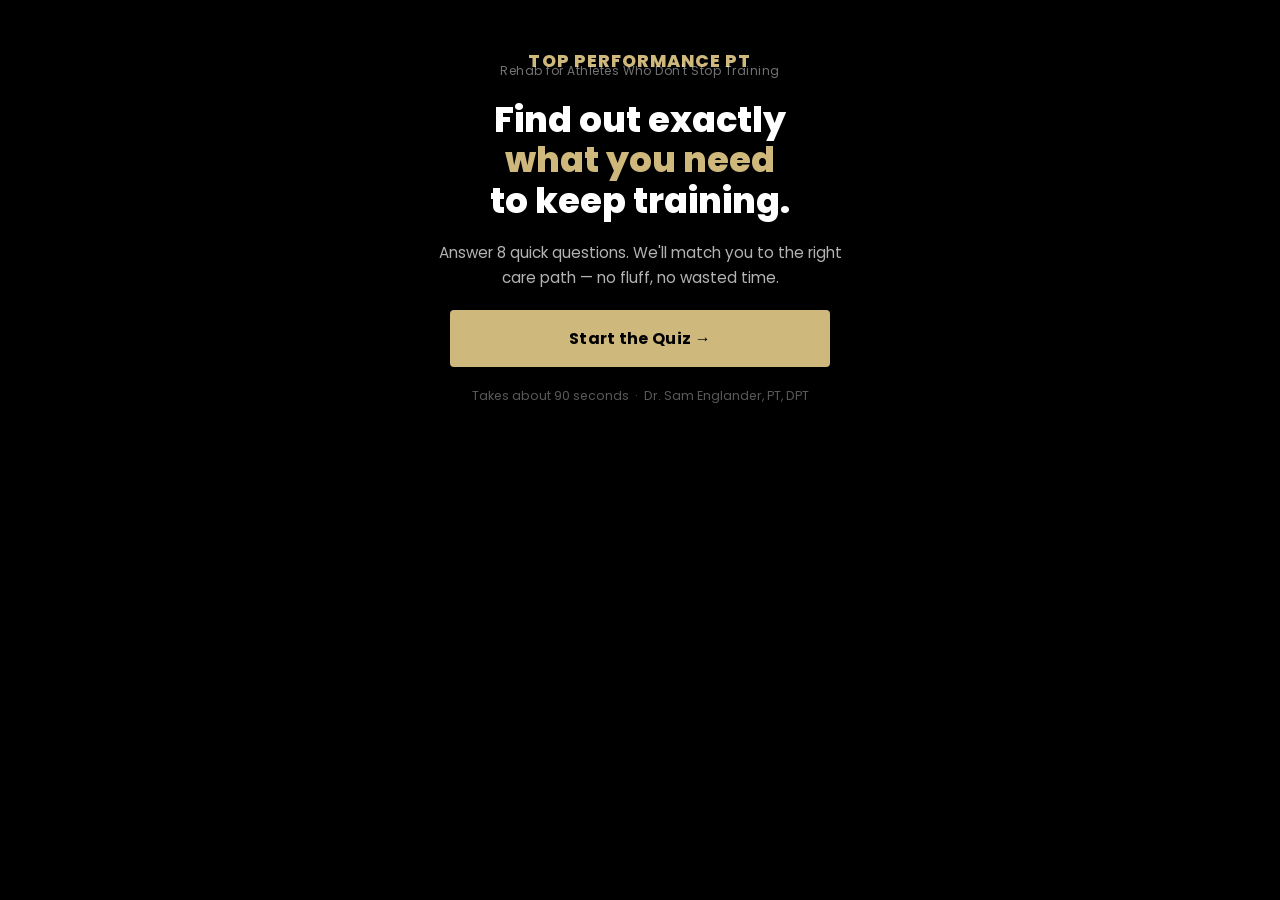
<file: index.html>
<!DOCTYPE html>
<html lang="en">
<head>
  <meta charset="UTF-8" />
  <meta name="viewport" content="width=device-width, initial-scale=1.0" />
  <title>Athlete Intake Quiz — Top Performance PT</title>
  <link rel="preconnect" href="https://fonts.googleapis.com" />
  <link rel="preconnect" href="https://fonts.gstatic.com" crossorigin />
  <link href="https://fonts.googleapis.com/css2?family=Poppins:wght@400;500;600;700;800&display=swap" rel="stylesheet" />
  <link rel="stylesheet" href="style.css" />
</head>
<body>
  <div id="app">
    <header id="quiz-header" class="hidden">
      <div class="header-inner">
        <div class="brand">Top Performance PT</div>
        <div class="tagline">Rehab for Athletes Who Don't Stop Training</div>
      </div>
      <div class="progress-bar-wrap">
        <div class="progress-bar" id="progress-bar"></div>
      </div>
      <div class="step-label" id="step-label"></div>
    </header>
    <main id="main-content"></main>
  </div>
  <script src="quiz.js"></script>
</body>
</html>
</file>
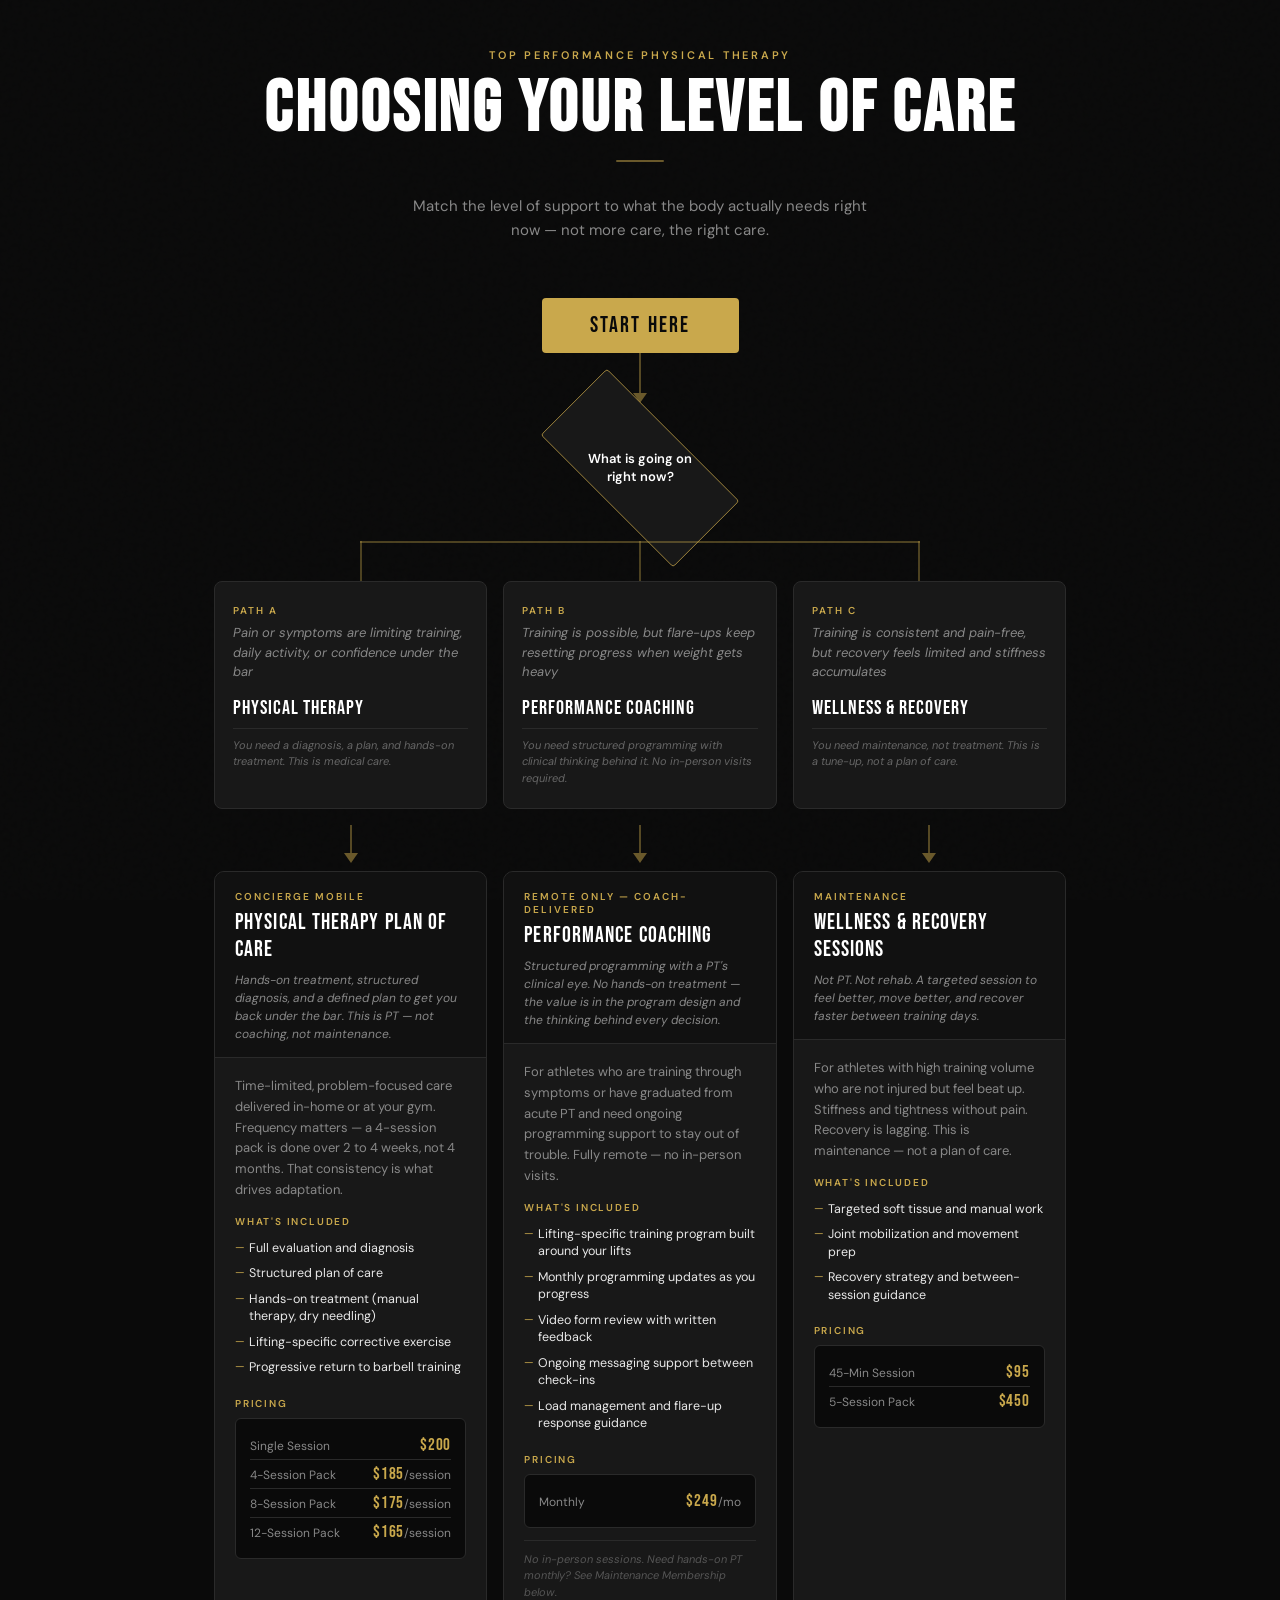
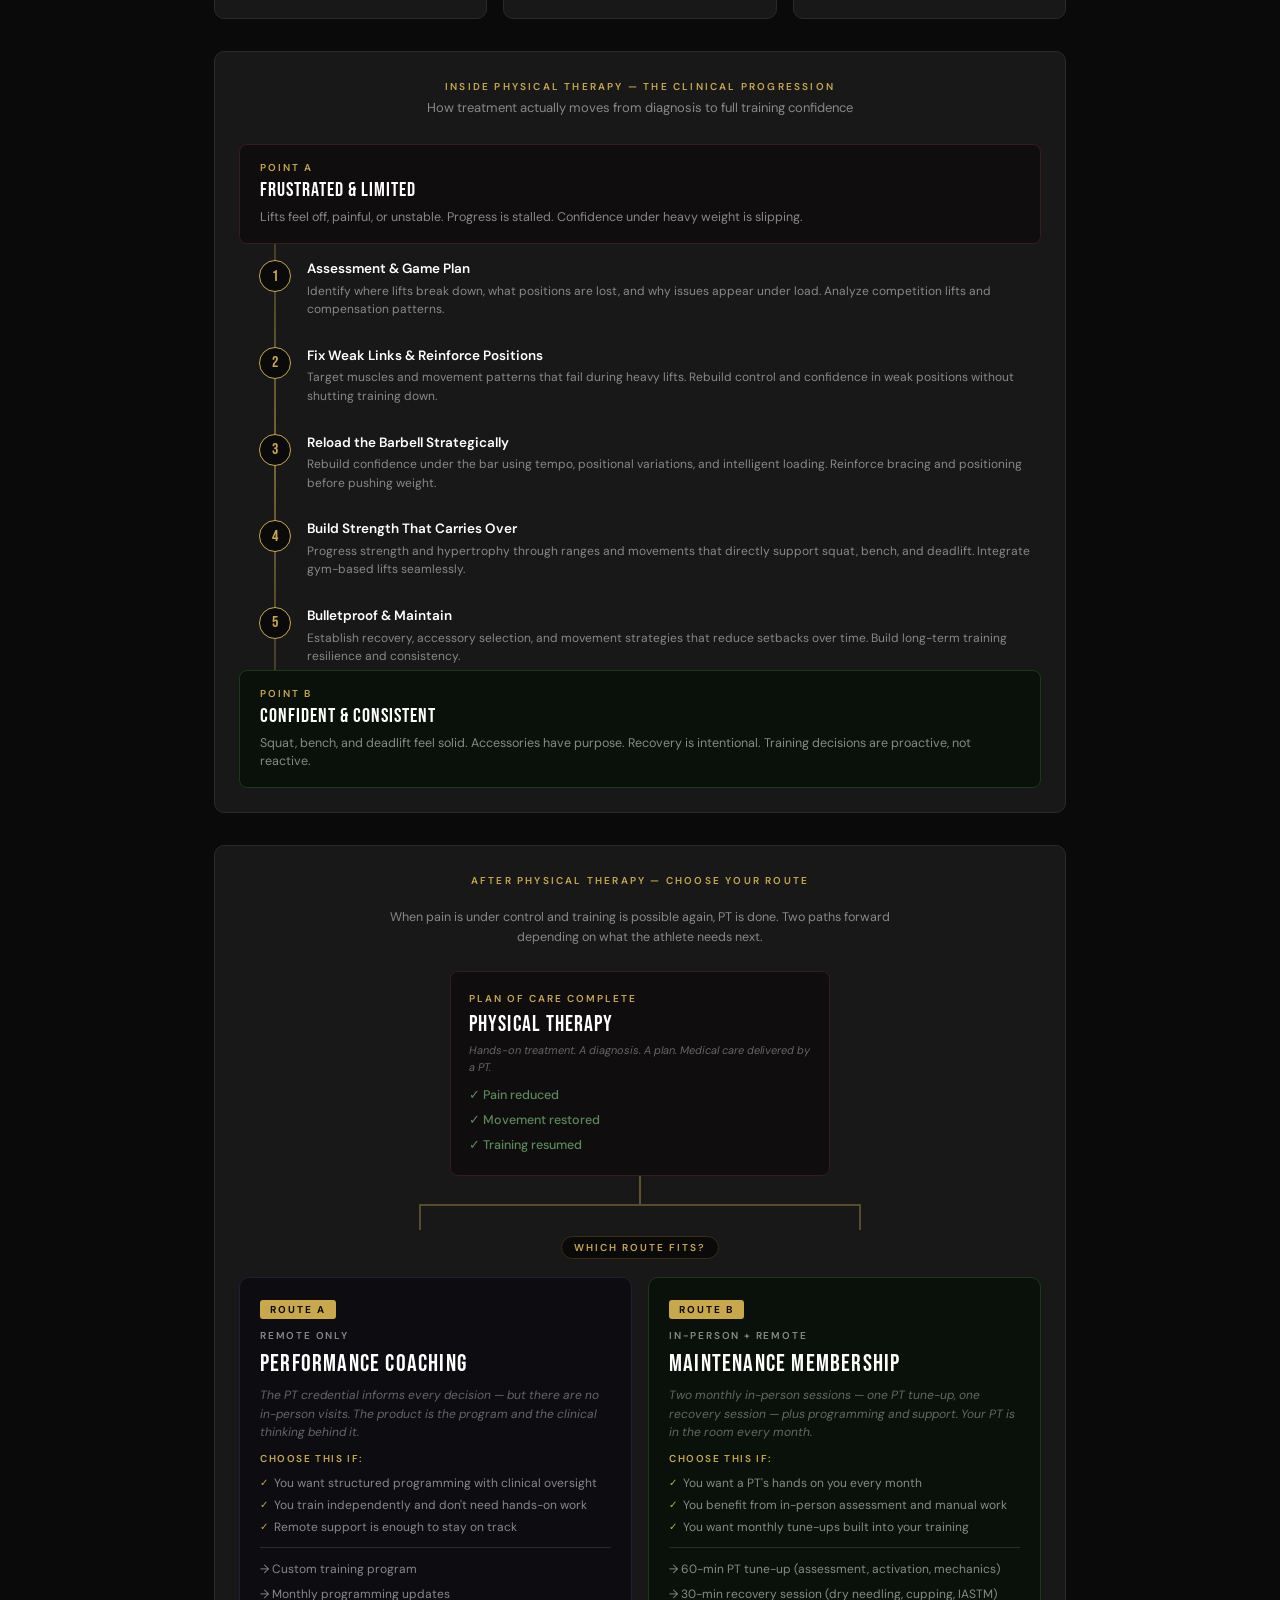
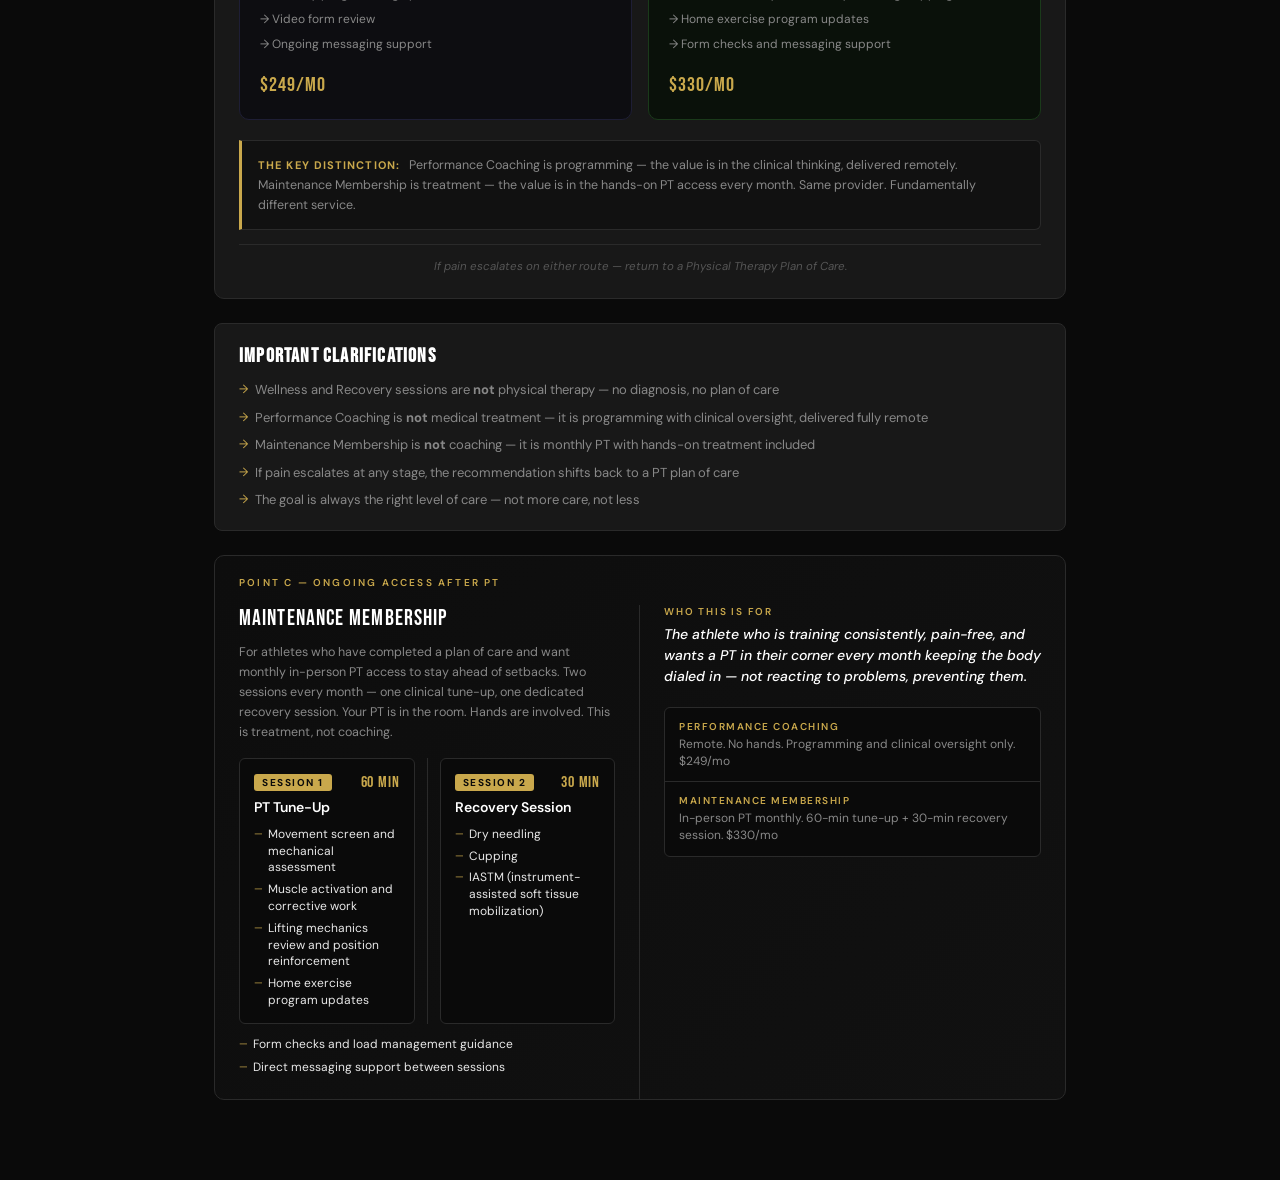
<file: choose-your-care.html>
<!DOCTYPE html>
<html lang="en">
<head>
<meta charset="UTF-8">
<meta name="viewport" content="width=device-width, initial-scale=1.0">
<title>Top Performance PT — Service Flowchart</title>
<link href="https://fonts.googleapis.com/css2?family=Bebas+Neue&family=DM+Sans:wght@300;400;500;600&display=swap" rel="stylesheet">
<style>
  :root {
    --gold: #C9A84C;
    --gold-dim: #a8873a;
    --black: #0a0a0a;
    --dark: #111111;
    --card: #181818;
    --border: #2a2a2a;
    --text: #e8e8e8;
    --muted: #888;
    --white: #ffffff;
  }

  * { box-sizing: border-box; margin: 0; padding: 0; }

  body {
    background: var(--black);
    color: var(--text);
    font-family: 'DM Sans', sans-serif;
    min-height: 100vh;
    overflow-x: hidden;
  }

  /* Subtle grain overlay */
  body::before {
    content: '';
    position: fixed;
    inset: 0;
    background-image: url("data:image/svg+xml,%3Csvg viewBox='0 0 200 200' xmlns='http://www.w3.org/2000/svg'%3E%3Cfilter id='n'%3E%3CfeTurbulence type='fractalNoise' baseFrequency='0.9' numOctaves='4' stitchTiles='stitch'/%3E%3C/filter%3E%3Crect width='100%25' height='100%25' filter='url(%23n)' opacity='0.04'/%3E%3C/svg%3E");
    pointer-events: none;
    z-index: 0;
    opacity: 0.4;
  }

  .page {
    position: relative;
    z-index: 1;
    max-width: 900px;
    margin: 0 auto;
    padding: 48px 24px 80px;
  }

  /* Header */
  .header {
    text-align: center;
    margin-bottom: 56px;
    animation: fadeDown 0.6s ease both;
  }

  .header-label {
    font-family: 'DM Sans', sans-serif;
    font-size: 11px;
    font-weight: 600;
    letter-spacing: 0.25em;
    text-transform: uppercase;
    color: var(--gold);
    margin-bottom: 12px;
  }

  .header h1 {
    font-family: 'Bebas Neue', sans-serif;
    font-size: clamp(42px, 8vw, 72px);
    letter-spacing: 0.04em;
    color: var(--white);
    line-height: 1;
    margin-bottom: 14px;
  }

  .header p {
    font-size: 15px;
    color: var(--muted);
    max-width: 480px;
    margin: 0 auto;
    line-height: 1.6;
  }

  /* START node */
  .start-node {
    display: flex;
    justify-content: center;
    margin-bottom: 0;
    animation: fadeUp 0.5s ease 0.1s both;
  }

  .start-box {
    background: var(--gold);
    color: var(--black);
    font-family: 'Bebas Neue', sans-serif;
    font-size: 22px;
    letter-spacing: 0.1em;
    padding: 14px 48px;
    border-radius: 4px;
    text-align: center;
  }

  /* Connector */
  .connector {
    display: flex;
    flex-direction: column;
    align-items: center;
    gap: 0;
    position: relative;
  }

  .line {
    width: 2px;
    background: var(--gold);
    opacity: 0.4;
  }

  .line-short { height: 28px; }
  .line-med   { height: 40px; }

  .arrow {
    width: 0;
    height: 0;
    border-left: 7px solid transparent;
    border-right: 7px solid transparent;
    border-top: 10px solid var(--gold);
    opacity: 0.5;
  }

  /* Decision diamond */
  .decision-wrap {
    display: flex;
    justify-content: center;
    animation: fadeUp 0.5s ease 0.2s both;
  }

  .diamond {
    position: relative;
    width: 260px;
    height: 130px;
    display: flex;
    align-items: center;
    justify-content: center;
  }

  .diamond::before {
    content: '';
    position: absolute;
    inset: 0;
    background: var(--card);
    border: 1.5px solid var(--gold);
    transform: rotate(45deg) scale(0.72);
    border-radius: 4px;
  }

  .diamond-text {
    position: relative;
    z-index: 1;
    text-align: center;
    font-size: 13px;
    font-weight: 600;
    color: var(--white);
    line-height: 1.4;
    max-width: 160px;
  }

  /* Branch row */
  .branch-row {
    display: flex;
    align-items: flex-start;
    justify-content: center;
    gap: 0;
    position: relative;
    margin-top: 0;
  }

  /* Horizontal branch lines */
  .branch-lines {
    display: flex;
    justify-content: center;
    position: relative;
    height: 40px;
    width: 100%;
    max-width: 800px;
    margin: 0 auto;
  }

  .branch-lines::before {
    content: '';
    position: absolute;
    top: 0;
    left: 15%;
    right: 15%;
    height: 2px;
    background: var(--gold);
    opacity: 0.35;
  }

  .branch-line-left,
  .branch-line-center,
  .branch-line-right {
    position: absolute;
    top: 0;
    width: 2px;
    height: 40px;
    background: var(--gold);
    opacity: 0.35;
  }

  .branch-line-left   { left: 15%; }
  .branch-line-center { left: 50%; transform: translateX(-50%); }
  .branch-line-right  { right: 15%; }

  /* Three-column cards */
  .three-col {
    display: grid;
    grid-template-columns: 1fr 1fr 1fr;
    gap: 16px;
    max-width: 860px;
    margin: 0 auto;
    animation: fadeUp 0.5s ease 0.35s both;
  }

  .path-card {
    background: var(--card);
    border: 1.5px solid var(--border);
    border-radius: 8px;
    padding: 22px 18px;
    position: relative;
    transition: border-color 0.2s;
  }

  .path-card:hover { border-color: var(--gold); }

  .path-label {
    font-size: 10px;
    font-weight: 600;
    letter-spacing: 0.2em;
    text-transform: uppercase;
    color: var(--gold);
    margin-bottom: 6px;
  }

  .path-condition {
    font-size: 13px;
    color: var(--muted);
    line-height: 1.5;
    margin-bottom: 14px;
    font-style: italic;
  }

  .path-title {
    font-family: 'Bebas Neue', sans-serif;
    font-size: 20px;
    letter-spacing: 0.05em;
    color: var(--white);
    margin-bottom: 0;
  }

  /* Down arrows from path cards */
  .three-col-arrows {
    display: grid;
    grid-template-columns: 1fr 1fr 1fr;
    gap: 16px;
    max-width: 860px;
    margin: 0 auto;
  }

  .col-arrow {
    display: flex;
    flex-direction: column;
    align-items: center;
  }

  /* Service detail cards */
  .service-card {
    background: var(--card);
    border-radius: 10px;
    overflow: hidden;
    border: 1.5px solid var(--border);
    transition: border-color 0.25s;
    animation: fadeUp 0.5s ease 0.5s both;
  }

  .service-card:hover { border-color: var(--gold); }

  .service-header {
    background: var(--dark);
    border-bottom: 1px solid var(--border);
    padding: 18px 20px 14px;
  }

  .service-tag {
    font-size: 10px;
    font-weight: 600;
    letter-spacing: 0.2em;
    text-transform: uppercase;
    color: var(--gold);
    margin-bottom: 6px;
  }

  .service-name {
    font-family: 'Bebas Neue', sans-serif;
    font-size: 22px;
    letter-spacing: 0.05em;
    color: var(--white);
  }

  .service-body {
    padding: 18px 20px;
  }

  .service-desc {
    font-size: 13px;
    color: var(--muted);
    line-height: 1.6;
    margin-bottom: 14px;
  }

  .includes-label {
    font-size: 10px;
    font-weight: 600;
    letter-spacing: 0.18em;
    text-transform: uppercase;
    color: var(--gold);
    margin-bottom: 8px;
  }

  .includes-list {
    list-style: none;
    margin-bottom: 16px;
  }

  .includes-list li {
    font-size: 12.5px;
    color: var(--text);
    padding: 4px 0 4px 14px;
    position: relative;
    line-height: 1.4;
  }

  .includes-list li::before {
    content: '—';
    position: absolute;
    left: 0;
    color: var(--gold);
    font-size: 11px;
    top: 4px;
  }

  /* Pricing pill */
  .pricing-block {
    background: var(--black);
    border: 1px solid var(--border);
    border-radius: 6px;
    padding: 12px 14px;
  }

  .price-row {
    display: flex;
    justify-content: space-between;
    align-items: baseline;
    padding: 4px 0;
    border-bottom: 1px solid var(--border);
  }

  .price-row:last-child { border-bottom: none; }

  .price-label {
    font-size: 12px;
    color: var(--muted);
  }

  .price-val {
    font-family: 'Bebas Neue', sans-serif;
    font-size: 17px;
    letter-spacing: 0.05em;
    color: var(--gold);
  }

  .price-note {
    font-size: 10.5px;
    color: #555;
    margin-top: 2px;
  }

  /* Performance coaching: sub-split */
  .coaching-split {
    display: grid;
    grid-template-columns: 1fr 1fr;
    gap: 12px;
    margin-top: 12px;
  }

  .coaching-option {
    background: var(--black);
    border: 1px solid var(--border);
    border-radius: 6px;
    padding: 14px;
    transition: border-color 0.2s;
  }

  .coaching-option:hover { border-color: var(--gold); }

  .coaching-option-label {
    font-size: 10px;
    font-weight: 600;
    letter-spacing: 0.18em;
    text-transform: uppercase;
    color: var(--gold);
    margin-bottom: 6px;
  }

  .coaching-option-name {
    font-family: 'Bebas Neue', sans-serif;
    font-size: 18px;
    letter-spacing: 0.05em;
    color: var(--white);
    margin-bottom: 8px;
  }

  .coaching-option ul {
    list-style: none;
    margin-bottom: 10px;
  }

  .coaching-option ul li {
    font-size: 12px;
    color: var(--muted);
    padding: 3px 0 3px 12px;
    position: relative;
    line-height: 1.4;
  }

  .coaching-option ul li::before {
    content: '–';
    position: absolute;
    left: 0;
    color: var(--gold);
    font-size: 10px;
    top: 3px;
  }

  .coaching-price {
    font-family: 'Bebas Neue', sans-serif;
    font-size: 20px;
    color: var(--gold);
    letter-spacing: 0.05em;
  }

  /* Transition note */
  .transition-note {
    background: linear-gradient(135deg, #1a1500, #111);
    border: 1px solid #3a2e0f;
    border-radius: 8px;
    padding: 18px 22px;
    display: flex;
    gap: 14px;
    align-items: flex-start;
    animation: fadeUp 0.5s ease 0.6s both;
  }

  .transition-icon {
    font-size: 22px;
    flex-shrink: 0;
    margin-top: 2px;
  }

  .transition-title {
    font-family: 'Bebas Neue', sans-serif;
    font-size: 18px;
    letter-spacing: 0.06em;
    color: var(--gold);
    margin-bottom: 6px;
  }

  .transition-text {
    font-size: 13px;
    color: var(--muted);
    line-height: 1.6;
  }

  /* Transition Flow */
  .transition-flow {
    background: var(--card);
    border: 1.5px solid var(--border);
    border-radius: 10px;
    padding: 28px 24px 24px;
    animation: fadeUp 0.5s ease 0.6s both;
  }

  .tf-label {
    font-size: 10px;
    font-weight: 600;
    letter-spacing: 0.22em;
    text-transform: uppercase;
    color: var(--gold);
    margin-bottom: 20px;
    text-align: center;
  }

  .tf-row {
    display: grid;
    grid-template-columns: 1fr auto 1fr;
    gap: 0;
    align-items: center;
  }

  .tf-box {
    border-radius: 8px;
    padding: 20px 18px;
    border: 1.5px solid var(--border);
  }

  .tf-box-pt {
    background: #0f0f0f;
    border-color: #2a2a2a;
  }

  .tf-box-coaching {
    background: #110f00;
    border-color: #3a2e0f;
  }

  .tf-box-tag {
    font-size: 10px;
    font-weight: 600;
    letter-spacing: 0.2em;
    text-transform: uppercase;
    color: var(--gold);
    margin-bottom: 6px;
  }

  .tf-box-title {
    font-family: 'Bebas Neue', sans-serif;
    font-size: 22px;
    letter-spacing: 0.05em;
    color: var(--white);
    margin-bottom: 12px;
  }

  .tf-box-checks {
    display: flex;
    flex-direction: column;
    gap: 5px;
  }

  .tf-check {
    font-size: 12.5px;
    color: #5a8a5a;
    font-weight: 500;
  }

  .tf-arrow-col {
    display: flex;
    flex-direction: column;
    align-items: center;
    padding: 0 16px;
    gap: 8px;
    min-width: 140px;
  }

  .tf-trigger-label {
    font-size: 10px;
    font-weight: 600;
    letter-spacing: 0.16em;
    text-transform: uppercase;
    color: var(--muted);
    text-align: center;
  }

  .tf-triggers {
    display: flex;
    flex-direction: column;
    gap: 4px;
    width: 100%;
  }

  .tf-trigger {
    font-size: 11px;
    color: var(--text);
    background: #1c1c1c;
    border: 1px solid #333;
    border-radius: 4px;
    padding: 5px 8px;
    text-align: center;
    line-height: 1.3;
  }

  .tf-arrow-wrap {
    display: flex;
    align-items: center;
    gap: 0;
    width: 100%;
    justify-content: center;
  }

  .tf-arrow-line {
    flex: 1;
    height: 2px;
    background: var(--gold);
    opacity: 0.5;
  }

  .tf-arrow-head {
    font-size: 22px;
    color: var(--gold);
    opacity: 0.7;
    line-height: 1;
  }

  .tf-back-label {
    font-size: 10.5px;
    color: #555;
    text-align: center;
    font-style: italic;
  }

  .tf-coaching-split-mini {
    display: grid;
    grid-template-columns: 1fr 1fr;
    gap: 8px;
    margin-bottom: 10px;
  }

  .tf-option {
    background: #1a1500;
    border: 1px solid #3a2e0f;
    border-radius: 5px;
    padding: 8px 10px;
  }

  .tf-option-name {
    font-size: 11px;
    color: var(--muted);
    margin-bottom: 3px;
  }

  .tf-option-price {
    font-family: 'Bebas Neue', sans-serif;
    font-size: 17px;
    color: var(--gold);
    letter-spacing: 0.05em;
  }

  .tf-box-sub {
    font-size: 11.5px;
    color: #555;
    font-style: italic;
  }

  @media (max-width: 640px) {
    .tf-row {
      grid-template-columns: 1fr;
      gap: 16px;
    }
    .tf-arrow-col {
      padding: 0;
      flex-direction: row;
      flex-wrap: wrap;
      justify-content: center;
    }
    .tf-arrow-wrap { display: none; }
  }

  /* PT Progression */
  .progression-section {
    background: var(--card);
    border: 1.5px solid var(--border);
    border-radius: 10px;
    padding: 28px 24px 24px;
    animation: fadeUp 0.5s ease 0.55s both;
  }

  .prog-header {
    text-align: center;
    margin-bottom: 28px;
  }

  .prog-label {
    font-size: 10px;
    font-weight: 600;
    letter-spacing: 0.22em;
    text-transform: uppercase;
    color: var(--gold);
    margin-bottom: 6px;
  }

  .prog-subtitle {
    font-size: 13px;
    color: var(--muted);
  }

  .prog-track {
    display: flex;
    flex-direction: column;
    align-items: stretch;
    gap: 0;
  }

  .prog-endpoint {
    border-radius: 8px;
    padding: 16px 20px;
    border: 1.5px solid var(--border);
    position: relative;
  }

  .prog-point-a {
    background: #0f0d0d;
    border-color: #3a1a1a;
  }

  .prog-point-b {
    background: #0a110a;
    border-color: #1a3a1a;
  }

  .prog-ep-tag {
    font-size: 10px;
    font-weight: 600;
    letter-spacing: 0.2em;
    text-transform: uppercase;
    color: var(--gold);
    margin-bottom: 4px;
  }

  .prog-ep-title {
    font-family: 'Bebas Neue', sans-serif;
    font-size: 20px;
    letter-spacing: 0.05em;
    color: var(--white);
    margin-bottom: 6px;
  }

  .prog-ep-desc {
    font-size: 12.5px;
    color: var(--muted);
    line-height: 1.5;
  }

  .prog-steps {
    display: flex;
    flex-direction: column;
    align-items: stretch;
    padding: 0 0 0 20px;
    position: relative;
  }

  /* Vertical line running through steps */
  .prog-steps::before {
    content: '';
    position: absolute;
    left: 35px;
    top: 0;
    bottom: 0;
    width: 2px;
    background: linear-gradient(to bottom, #C9A84C44, #C9A84C88, #C9A84C44);
  }

  .prog-step {
    display: flex;
    align-items: flex-start;
    gap: 16px;
    padding: 16px 0 0 0;
    position: relative;
  }

  .prog-step-num {
    width: 32px;
    height: 32px;
    border-radius: 50%;
    background: var(--black);
    border: 1.5px solid var(--gold);
    display: flex;
    align-items: center;
    justify-content: center;
    font-family: 'Bebas Neue', sans-serif;
    font-size: 16px;
    color: var(--gold);
    flex-shrink: 0;
    position: relative;
    z-index: 1;
  }

  .prog-step-content {
    flex: 1;
    padding-bottom: 4px;
  }

  .prog-step-title {
    font-size: 13.5px;
    font-weight: 600;
    color: var(--white);
    margin-bottom: 4px;
    line-height: 1.3;
  }

  .prog-step-desc {
    font-size: 12px;
    color: var(--muted);
    line-height: 1.55;
  }

  .prog-connector-v {
    height: 8px;
    margin-left: 15px;
  }

  /* Point C */
  .point-c-section {
    background: linear-gradient(135deg, #0d0d0d, #111);
    border: 1.5px solid #2a2a2a;
    border-radius: 10px;
    overflow: hidden;
    animation: fadeUp 0.5s ease 0.75s both;
  }

  .pc-label {
    font-size: 10px;
    font-weight: 600;
    letter-spacing: 0.22em;
    text-transform: uppercase;
    color: var(--gold);
    padding: 20px 24px 0;
    margin-bottom: 16px;
  }

  .pc-row {
    display: grid;
    grid-template-columns: 1fr 1fr;
    gap: 0;
  }

  .pc-left {
    padding: 0 24px 24px;
    border-right: 1px solid var(--border);
  }

  .pc-right {
    padding: 0 24px 24px;
  }

  .pc-title {
    font-family: 'Bebas Neue', sans-serif;
    font-size: 22px;
    letter-spacing: 0.05em;
    color: var(--white);
    margin-bottom: 10px;
  }

  .pc-desc {
    font-size: 12.5px;
    color: var(--muted);
    line-height: 1.6;
    margin-bottom: 16px;
  }

  .pc-items {
    display: flex;
    flex-direction: column;
    gap: 6px;
  }

  .pc-item {
    font-size: 12px;
    color: var(--text);
    padding-left: 14px;
    position: relative;
    line-height: 1.4;
  }

  .pc-item::before {
    content: '—';
    position: absolute;
    left: 0;
    color: var(--gold);
    font-size: 10px;
    top: 1px;
  }

  .pc-outcome-label {
    font-size: 10px;
    font-weight: 600;
    letter-spacing: 0.18em;
    text-transform: uppercase;
    color: var(--gold);
    margin-bottom: 6px;
  }

  .pc-outcome {
    font-size: 14px;
    color: var(--white);
    font-weight: 500;
    line-height: 1.5;
    margin-bottom: 20px;
    font-style: italic;
  }

  .pc-price-label {
    font-size: 10px;
    font-weight: 600;
    letter-spacing: 0.18em;
    text-transform: uppercase;
    color: var(--muted);
    margin-bottom: 4px;
  }

  .pc-price {
    font-family: 'Bebas Neue', sans-serif;
    font-size: 36px;
    color: var(--gold);
    letter-spacing: 0.04em;
    line-height: 1;
    margin-bottom: 6px;
  }

  .pc-per {
    font-size: 18px;
    opacity: 0.7;
  }

  .pc-price-note {
    font-size: 11px;
    color: #555;
    line-height: 1.5;
  }

  @media (max-width: 640px) {
    .pc-row { grid-template-columns: 1fr; }
    .pc-left { border-right: none; border-bottom: 1px solid var(--border); }
    .prog-steps::before { left: 15px; }
  }

  .pc-session-block {
    display: grid;
    grid-template-columns: 1fr auto 1fr;
    gap: 0;
    margin-top: 14px;
    align-items: stretch;
  }

  .pc-session {
    background: var(--black);
    border: 1px solid var(--border);
    border-radius: 6px;
    padding: 14px;
  }

  .pc-session-header {
    display: flex;
    align-items: center;
    justify-content: space-between;
    margin-bottom: 6px;
  }

  .pc-session-badge {
    font-size: 10px;
    font-weight: 700;
    letter-spacing: 0.15em;
    text-transform: uppercase;
    color: var(--black);
    background: var(--gold);
    padding: 2px 8px;
    border-radius: 3px;
  }

  .pc-session-duration {
    font-family: 'Bebas Neue', sans-serif;
    font-size: 16px;
    color: var(--gold);
    letter-spacing: 0.05em;
  }

  .pc-session-name {
    font-size: 14px;
    font-weight: 600;
    color: var(--white);
    margin-bottom: 10px;
  }

  .pc-session-items {
    display: flex;
    flex-direction: column;
    gap: 5px;
  }

  .pc-session-divider {
    width: 1px;
    background: var(--border);
    margin: 0 12px;
    align-self: stretch;
  }

  @media (max-width: 640px) {
    .pc-session-block { grid-template-columns: 1fr; }
    .pc-session-divider { width: 100%; height: 1px; margin: 12px 0; }
  }

  /* Fork transition layout */
  .tf-sublabel {
    font-size: 12.5px;
    color: var(--muted);
    text-align: center;
    max-width: 560px;
    margin: 0 auto 24px;
    line-height: 1.6;
  }

  .tf-pt-top {
    display: flex;
    justify-content: center;
    margin-bottom: 0;
  }

  .tf-pt-top .tf-box {
    max-width: 380px;
    width: 100%;
  }

  .tf-fork {
    display: flex;
    flex-direction: column;
    align-items: center;
    position: relative;
    padding: 0 0 12px;
    margin-top: 0;
  }

  .tf-fork-line-down {
    width: 2px;
    height: 28px;
    background: var(--gold);
    opacity: 0.4;
  }

  .tf-fork-question {
    font-size: 10px;
    font-weight: 600;
    letter-spacing: 0.2em;
    text-transform: uppercase;
    color: var(--gold);
    background: var(--black);
    padding: 4px 12px;
    border: 1px solid #3a2e0f;
    border-radius: 20px;
    margin: 6px 0;
  }

  .tf-fork-horizontal {
    width: 55%;
    height: 2px;
    background: var(--gold);
    opacity: 0.35;
    margin-bottom: 0;
  }

  .tf-fork-arms {
    display: flex;
    justify-content: space-between;
    width: 55%;
  }

  .tf-fork-arm-left,
  .tf-fork-arm-right {
    width: 2px;
    height: 24px;
    background: var(--gold);
    opacity: 0.35;
  }

  .tf-fork-options {
    display: grid;
    grid-template-columns: 1fr 1fr;
    gap: 16px;
    margin-top: 0;
  }

  .tf-route-card {
    border-radius: 10px;
    padding: 22px 20px;
    border: 1.5px solid var(--border);
    display: flex;
    flex-direction: column;
    gap: 10px;
  }

  .tf-route-coaching {
    background: #0d0d11;
    border-color: #1e1e35;
  }

  .tf-route-maintenance {
    background: #0a110a;
    border-color: #1a3a1a;
  }

  .tf-route-badge {
    display: inline-block;
    font-size: 10px;
    font-weight: 700;
    letter-spacing: 0.2em;
    text-transform: uppercase;
    color: var(--black);
    background: var(--gold);
    padding: 3px 10px;
    border-radius: 3px;
    width: fit-content;
  }

  .tf-route-tag {
    font-size: 10px;
    font-weight: 600;
    letter-spacing: 0.18em;
    text-transform: uppercase;
    color: var(--muted);
  }

  .tf-route-title {
    font-family: 'Bebas Neue', sans-serif;
    font-size: 24px;
    letter-spacing: 0.05em;
    color: var(--white);
    line-height: 1;
  }

  .tf-route-sharp {
    font-size: 12px;
    color: #666;
    font-style: italic;
    line-height: 1.55;
  }

  .tf-route-fit-label {
    font-size: 10px;
    font-weight: 600;
    letter-spacing: 0.16em;
    text-transform: uppercase;
    color: var(--gold);
  }

  .tf-route-fits {
    display: flex;
    flex-direction: column;
    gap: 5px;
  }

  .tf-route-fit {
    font-size: 12px;
    color: var(--muted);
    padding-left: 14px;
    position: relative;
    line-height: 1.4;
  }

  .tf-route-fit::before {
    content: '✓';
    position: absolute;
    left: 0;
    color: var(--gold);
    font-size: 10px;
    top: 1px;
  }

  .tf-route-includes {
    display: flex;
    flex-direction: column;
    gap: 3px;
    border-top: 1px solid var(--border);
    padding-top: 10px;
    margin-top: 2px;
  }

  .tf-back-banner {
    margin-top: 14px;
    text-align: center;
    font-size: 11.5px;
    color: #555;
    font-style: italic;
    border-top: 1px solid var(--border);
    padding-top: 14px;
  }

  /* Keep old tf-box styles for the PT top card */
  .tf-box {
    border-radius: 8px;
    padding: 20px 18px;
    border: 1.5px solid var(--border);
  }

  .tf-box-pt {
    background: #0f0d0d;
    border-color: #3a1a1a;
  }

  .tf-box-tag {
    font-size: 10px;
    font-weight: 600;
    letter-spacing: 0.2em;
    text-transform: uppercase;
    color: var(--gold);
    margin-bottom: 6px;
  }

  .tf-box-title {
    font-family: 'Bebas Neue', sans-serif;
    font-size: 22px;
    letter-spacing: 0.05em;
    color: var(--white);
    margin-bottom: 4px;
  }

  .tf-box-sharp {
    font-size: 11px;
    color: #666;
    font-style: italic;
    line-height: 1.5;
    margin-bottom: 10px;
  }

  .tf-check {
    font-size: 12.5px;
    color: #5a8a5a;
    font-weight: 500;
    padding: 2px 0;
  }

  @media (max-width: 640px) {
    .tf-fork-options { grid-template-columns: 1fr; }
    .tf-fork-horizontal, .tf-fork-arms { width: 80%; }
  }

  /* Clarification footer */
  .path-sharp {
    font-size: 11px;
    color: #666;
    margin-top: 8px;
    line-height: 1.5;
    font-style: italic;
    border-top: 1px solid var(--border);
    padding-top: 8px;
  }

  .service-sharp {
    font-size: 12px;
    color: #888;
    margin-top: 8px;
    line-height: 1.5;
    font-style: italic;
  }

  .service-note {
    font-size: 11px;
    color: #555;
    margin-top: 12px;
    line-height: 1.5;
    border-top: 1px solid var(--border);
    padding-top: 10px;
    font-style: italic;
  }

  /* Transition flow — now 5 columns (box, arrow, box, arrow, box) */
  .tf-row {
    display: grid;
    grid-template-columns: 1fr auto 1fr auto 1fr;
    gap: 0;
    align-items: center;
  }

  .tf-box-sharp {
    font-size: 11px;
    color: #666;
    font-style: italic;
    line-height: 1.5;
    margin-bottom: 10px;
  }

  .tf-check-gold {
    font-size: 12px;
    color: var(--muted);
    padding: 3px 0;
  }

  .tf-check-price {
    font-family: 'Bebas Neue', sans-serif;
    font-size: 20px;
    color: var(--gold);
    letter-spacing: 0.05em;
    margin-top: 8px;
  }

  .tf-box-maintenance {
    background: #0a0f12;
    border: 1.5px solid #1a3040;
    border-radius: 8px;
    padding: 20px 18px;
  }

  .tf-distinction {
    margin-top: 20px;
    background: #111;
    border: 1px solid #2a2a2a;
    border-left: 3px solid var(--gold);
    border-radius: 0 6px 6px 0;
    padding: 14px 16px;
    font-size: 12.5px;
    color: var(--muted);
    line-height: 1.6;
  }

  .tf-dist-label {
    font-weight: 700;
    color: var(--gold);
    font-size: 11px;
    letter-spacing: 0.1em;
    text-transform: uppercase;
    margin-right: 6px;
  }

  /* Point C vs block */
  .pc-vs-block {
    background: var(--black);
    border: 1px solid var(--border);
    border-radius: 6px;
    overflow: hidden;
    margin-top: 16px;
  }

  .pc-vs-row {
    padding: 12px 14px;
    display: flex;
    flex-direction: column;
    gap: 3px;
  }

  .pc-vs-label {
    font-size: 10px;
    font-weight: 600;
    letter-spacing: 0.15em;
    text-transform: uppercase;
    color: var(--gold);
  }

  .pc-vs-val {
    font-size: 12px;
    color: var(--muted);
    line-height: 1.4;
  }

  .pc-vs-divider {
    height: 1px;
    background: var(--border);
  }

  @media (max-width: 720px) {
    .tf-row {
      grid-template-columns: 1fr;
      gap: 16px;
    }
    .tf-arrow-col {
      padding: 0;
      align-items: center;
    }
    .tf-arrow-wrap { display: none; }
  }

  /* Clarification footer */
  .clarifications {
    background: var(--card);
    border: 1.5px solid var(--border);
    border-radius: 8px;
    padding: 20px 24px;
    animation: fadeUp 0.5s ease 0.7s both;
  }

  .clarifications h3 {
    font-family: 'Bebas Neue', sans-serif;
    font-size: 20px;
    letter-spacing: 0.06em;
    color: var(--white);
    margin-bottom: 12px;
  }

  .clarif-list {
    list-style: none;
    display: flex;
    flex-direction: column;
    gap: 8px;
  }

  .clarif-list li {
    font-size: 13px;
    color: var(--muted);
    padding-left: 16px;
    position: relative;
    line-height: 1.5;
  }

  .clarif-list li::before {
    content: '→';
    position: absolute;
    left: 0;
    color: var(--gold);
    font-size: 12px;
  }

  /* Spacing utility */
  .gap { margin-bottom: 0; }
  .mt8  { margin-top: 8px; }
  .mt16 { margin-top: 16px; }
  .mt24 { margin-top: 24px; }
  .mt32 { margin-top: 32px; }
  .mt40 { margin-top: 40px; }

  /* Animations */
  @keyframes fadeDown {
    from { opacity: 0; transform: translateY(-20px); }
    to   { opacity: 1; transform: translateY(0); }
  }

  @keyframes fadeUp {
    from { opacity: 0; transform: translateY(24px); }
    to   { opacity: 1; transform: translateY(0); }
  }

  /* Gold divider */
  .gold-divider {
    width: 48px;
    height: 2px;
    background: var(--gold);
    margin: 0 auto 32px;
    opacity: 0.5;
    border-radius: 2px;
  }

  @media (max-width: 640px) {
    .three-col { grid-template-columns: 1fr; gap: 10px; }
    .three-col-arrows { grid-template-columns: 1fr; }
    .coaching-split { grid-template-columns: 1fr; }
    .branch-lines { display: none; }
  }
</style>
</head>
<body>
<div class="page">

  <!-- Header -->
  <div class="header">
    <div class="header-label">Top Performance Physical Therapy</div>
    <h1>Choosing Your Level of Care</h1>
    <div class="gold-divider"></div>
    <p>Match the level of support to what the body actually needs right now — not more care, the right care.</p>
  </div>

  <!-- START -->
  <div class="start-node">
    <div class="start-box">START HERE</div>
  </div>

  <!-- Line down to decision -->
  <div class="connector" style="margin-bottom: 0;">
    <div class="line line-med"></div>
    <div class="arrow"></div>
  </div>

  <!-- Decision diamond -->
  <div class="decision-wrap">
    <div class="diamond">
      <div class="diamond-text">What is going on<br>right now?</div>
    </div>
  </div>

  <!-- Branch lines -->
  <div class="branch-lines mt8">
    <div class="branch-line-left"></div>
    <div class="branch-line-center"></div>
    <div class="branch-line-right"></div>
  </div>

  <!-- Three path entry cards -->
  <div class="three-col">

    <div class="path-card">
      <div class="path-label">Path A</div>
      <div class="path-condition">Pain or symptoms are limiting training, daily activity, or confidence under the bar</div>
      <div class="path-title">Physical Therapy</div>
      <div class="path-sharp">You need a diagnosis, a plan, and hands-on treatment. This is medical care.</div>
    </div>

    <div class="path-card">
      <div class="path-label">Path B</div>
      <div class="path-condition">Training is possible, but flare-ups keep resetting progress when weight gets heavy</div>
      <div class="path-title">Performance Coaching</div>
      <div class="path-sharp">You need structured programming with clinical thinking behind it. No in-person visits required.</div>
    </div>

    <div class="path-card">
      <div class="path-label">Path C</div>
      <div class="path-condition">Training is consistent and pain-free, but recovery feels limited and stiffness accumulates</div>
      <div class="path-title">Wellness & Recovery</div>
      <div class="path-sharp">You need maintenance, not treatment. This is a tune-up, not a plan of care.</div>
    </div>

  </div>

  <!-- Arrows down -->
  <div class="three-col-arrows mt16">
    <div class="col-arrow"><div class="line line-short"></div><div class="arrow"></div></div>
    <div class="col-arrow"><div class="line line-short"></div><div class="arrow"></div></div>
    <div class="col-arrow"><div class="line line-short"></div><div class="arrow"></div></div>
  </div>

  <!-- Three service cards -->
  <div class="three-col mt8">

    <!-- PT -->
    <div class="service-card">
      <div class="service-header">
        <div class="service-tag">Concierge Mobile</div>
        <div class="service-name">Physical Therapy Plan of Care</div>
        <div class="service-sharp">Hands-on treatment, structured diagnosis, and a defined plan to get you back under the bar. This is PT — not coaching, not maintenance.</div>
      </div>
      <div class="service-body">
        <div class="service-desc">Time-limited, problem-focused care delivered in-home or at your gym. Frequency matters — a 4-session pack is done over 2 to 4 weeks, not 4 months. That consistency is what drives adaptation.</div>
        <div class="includes-label">What's Included</div>
        <ul class="includes-list">
          <li>Full evaluation and diagnosis</li>
          <li>Structured plan of care</li>
          <li>Hands-on treatment (manual therapy, dry needling)</li>
          <li>Lifting-specific corrective exercise</li>
          <li>Progressive return to barbell training</li>
        </ul>
        <div class="includes-label">Pricing</div>
        <div class="pricing-block">
          <div class="price-row">
            <span class="price-label">Single Session</span>
            <span class="price-val">$200</span>
          </div>
          <div class="price-row">
            <span class="price-label">4-Session Pack</span>
            <span class="price-val">$185<span style="font-size:12px;font-family:'DM Sans',sans-serif;color:var(--muted);letter-spacing:0">/session</span></span>
          </div>
          <div class="price-row">
            <span class="price-label">8-Session Pack</span>
            <span class="price-val">$175<span style="font-size:12px;font-family:'DM Sans',sans-serif;color:var(--muted);letter-spacing:0">/session</span></span>
          </div>
          <div class="price-row">
            <span class="price-label">12-Session Pack</span>
            <span class="price-val">$165<span style="font-size:12px;font-family:'DM Sans',sans-serif;color:var(--muted);letter-spacing:0">/session</span></span>
          </div>
        </div>
      </div>
    </div>

    <!-- Performance Coaching -->
    <div class="service-card">
      <div class="service-header">
        <div class="service-tag">Remote Only — Coach-Delivered</div>
        <div class="service-name">Performance Coaching</div>
        <div class="service-sharp">Structured programming with a PT's clinical eye. No hands-on treatment — the value is in the program design and the thinking behind every decision.</div>
      </div>
      <div class="service-body">
        <div class="service-desc">For athletes who are training through symptoms or have graduated from acute PT and need ongoing programming support to stay out of trouble. Fully remote — no in-person visits.</div>
        <div class="includes-label">What's Included</div>
        <ul class="includes-list">
          <li>Lifting-specific training program built around your lifts</li>
          <li>Monthly programming updates as you progress</li>
          <li>Video form review with written feedback</li>
          <li>Ongoing messaging support between check-ins</li>
          <li>Load management and flare-up response guidance</li>
        </ul>
        <div class="includes-label">Pricing</div>
        <div class="pricing-block">
          <div class="price-row">
            <span class="price-label">Monthly</span>
            <span class="price-val">$249<span style="font-size:12px;font-family:'DM Sans',sans-serif;color:var(--muted);letter-spacing:0">/mo</span></span>
          </div>
        </div>
        <div class="service-note">No in-person sessions. Need hands-on PT monthly? See Maintenance Membership below.</div>
      </div>
    </div>

    <!-- Wellness -->
    <div class="service-card">
      <div class="service-header">
        <div class="service-tag">Maintenance</div>
        <div class="service-name">Wellness & Recovery Sessions</div>
        <div class="service-sharp">Not PT. Not rehab. A targeted session to feel better, move better, and recover faster between training days.</div>
      </div>
      <div class="service-body">
        <div class="service-desc">For athletes with high training volume who are not injured but feel beat up. Stiffness and tightness without pain. Recovery is lagging. This is maintenance — not a plan of care.</div>
        <div class="includes-label">What's Included</div>
        <ul class="includes-list">
          <li>Targeted soft tissue and manual work</li>
          <li>Joint mobilization and movement prep</li>
          <li>Recovery strategy and between-session guidance</li>
        </ul>
        <div class="includes-label">Pricing</div>
        <div class="pricing-block">
          <div class="price-row">
            <span class="price-label">45-Min Session</span>
            <span class="price-val">$95</span>
          </div>
          <div class="price-row">
            <span class="price-label">5-Session Pack</span>
            <span class="price-val">$450</span>
          </div>
        </div>
      </div>
    </div>

  </div>

  <!-- PT Progression: Point A → Point B -->
  <div class="progression-section mt32">

    <div class="prog-header">
      <div class="prog-label">Inside Physical Therapy — The Clinical Progression</div>
      <div class="prog-subtitle">How treatment actually moves from diagnosis to full training confidence</div>
    </div>

    <div class="prog-track">

      <!-- Point A -->
      <div class="prog-endpoint prog-point-a">
        <div class="prog-ep-tag">Point A</div>
        <div class="prog-ep-title">Frustrated & Limited</div>
        <div class="prog-ep-desc">Lifts feel off, painful, or unstable. Progress is stalled. Confidence under heavy weight is slipping.</div>
      </div>

      <!-- Steps -->
      <div class="prog-steps">

        <div class="prog-step">
          <div class="prog-step-num">1</div>
          <div class="prog-step-content">
            <div class="prog-step-title">Assessment & Game Plan</div>
            <div class="prog-step-desc">Identify where lifts break down, what positions are lost, and why issues appear under load. Analyze competition lifts and compensation patterns.</div>
          </div>
        </div>

        <div class="prog-connector-v"></div>

        <div class="prog-step">
          <div class="prog-step-num">2</div>
          <div class="prog-step-content">
            <div class="prog-step-title">Fix Weak Links & Reinforce Positions</div>
            <div class="prog-step-desc">Target muscles and movement patterns that fail during heavy lifts. Rebuild control and confidence in weak positions without shutting training down.</div>
          </div>
        </div>

        <div class="prog-connector-v"></div>

        <div class="prog-step">
          <div class="prog-step-num">3</div>
          <div class="prog-step-content">
            <div class="prog-step-title">Reload the Barbell Strategically</div>
            <div class="prog-step-desc">Rebuild confidence under the bar using tempo, positional variations, and intelligent loading. Reinforce bracing and positioning before pushing weight.</div>
          </div>
        </div>

        <div class="prog-connector-v"></div>

        <div class="prog-step">
          <div class="prog-step-num">4</div>
          <div class="prog-step-content">
            <div class="prog-step-title">Build Strength That Carries Over</div>
            <div class="prog-step-desc">Progress strength and hypertrophy through ranges and movements that directly support squat, bench, and deadlift. Integrate gym-based lifts seamlessly.</div>
          </div>
        </div>

        <div class="prog-connector-v"></div>

        <div class="prog-step">
          <div class="prog-step-num">5</div>
          <div class="prog-step-content">
            <div class="prog-step-title">Bulletproof & Maintain</div>
            <div class="prog-step-desc">Establish recovery, accessory selection, and movement strategies that reduce setbacks over time. Build long-term training resilience and consistency.</div>
          </div>
        </div>

      </div>

      <!-- Point B -->
      <div class="prog-endpoint prog-point-b">
        <div class="prog-ep-tag">Point B</div>
        <div class="prog-ep-title">Confident & Consistent</div>
        <div class="prog-ep-desc">Squat, bench, and deadlift feel solid. Accessories have purpose. Recovery is intentional. Training decisions are proactive, not reactive.</div>
      </div>

    </div>

  </div>

  <!-- Transition Flow: PT → fork → two routes -->
  <div class="transition-flow mt32">

    <div class="tf-label">After Physical Therapy — Choose Your Route</div>
    <div class="tf-sublabel">When pain is under control and training is possible again, PT is done. Two paths forward depending on what the athlete needs next.</div>

    <!-- PT completion box centered at top -->
    <div class="tf-pt-top">
      <div class="tf-box tf-box-pt">
        <div class="tf-box-tag">Plan of Care Complete</div>
        <div class="tf-box-title">Physical Therapy</div>
        <div class="tf-box-sharp">Hands-on treatment. A diagnosis. A plan. Medical care delivered by a PT.</div>
        <div class="tf-box-checks">
          <div class="tf-check">✓ Pain reduced</div>
          <div class="tf-check">✓ Movement restored</div>
          <div class="tf-check">✓ Training resumed</div>
        </div>
      </div>
    </div>

    <!-- Fork connector -->
    <div class="tf-fork">
      <div class="tf-fork-line-down"></div>
      <div class="tf-fork-horizontal"></div>
      <div class="tf-fork-arms">
        <div class="tf-fork-arm-left"></div>
        <div class="tf-fork-arm-right"></div>
      </div>
      <div class="tf-fork-question">Which route fits?</div>
    </div>

    <!-- Two route cards side by side -->
    <div class="tf-fork-options">

      <!-- Route A: Performance Coaching -->
      <div class="tf-route-card tf-route-coaching">
        <div class="tf-route-badge">Route A</div>
        <div class="tf-route-tag">Remote Only</div>
        <div class="tf-route-title">Performance Coaching</div>
        <div class="tf-route-sharp">The PT credential informs every decision — but there are no in-person visits. The product is the program and the clinical thinking behind it.</div>
        <div class="tf-route-fit-label">Choose this if:</div>
        <div class="tf-route-fits">
          <div class="tf-route-fit">You want structured programming with clinical oversight</div>
          <div class="tf-route-fit">You train independently and don't need hands-on work</div>
          <div class="tf-route-fit">Remote support is enough to stay on track</div>
        </div>
        <div class="tf-route-includes">
          <div class="tf-check-gold">→ Custom training program</div>
          <div class="tf-check-gold">→ Monthly programming updates</div>
          <div class="tf-check-gold">→ Video form review</div>
          <div class="tf-check-gold">→ Ongoing messaging support</div>
        </div>
        <div class="tf-check-price">$249/mo</div>
      </div>

      <!-- Route B: Maintenance Membership -->
      <div class="tf-route-card tf-route-maintenance">
        <div class="tf-route-badge">Route B</div>
        <div class="tf-route-tag">In-Person + Remote</div>
        <div class="tf-route-title">Maintenance Membership</div>
        <div class="tf-route-sharp">Two monthly in-person sessions — one PT tune-up, one recovery session — plus programming and support. Your PT is in the room every month.</div>
        <div class="tf-route-fit-label">Choose this if:</div>
        <div class="tf-route-fits">
          <div class="tf-route-fit">You want a PT's hands on you every month</div>
          <div class="tf-route-fit">You benefit from in-person assessment and manual work</div>
          <div class="tf-route-fit">You want monthly tune-ups built into your training</div>
        </div>
        <div class="tf-route-includes">
          <div class="tf-check-gold">→ 60-min PT tune-up (assessment, activation, mechanics)</div>
          <div class="tf-check-gold">→ 30-min recovery session (dry needling, cupping, IASTM)</div>
          <div class="tf-check-gold">→ Home exercise program updates</div>
          <div class="tf-check-gold">→ Form checks and messaging support</div>
        </div>
        <div class="tf-check-price">$330/mo</div>
      </div>

    </div>

    <div class="tf-distinction">
      <span class="tf-dist-label">The key distinction:</span> Performance Coaching is programming — the value is in the clinical thinking, delivered remotely. Maintenance Membership is treatment — the value is in the hands-on PT access every month. Same provider. Fundamentally different service.
    </div>

    <div class="tf-back-banner">If pain escalates on either route — return to a Physical Therapy Plan of Care.</div>

  </div>

  <!-- Clarifications -->
  <div class="clarifications mt24">
    <h3>Important Clarifications</h3>
    <ul class="clarif-list">
      <li>Wellness and Recovery sessions are <strong>not</strong> physical therapy — no diagnosis, no plan of care</li>
      <li>Performance Coaching is <strong>not</strong> medical treatment — it is programming with clinical oversight, delivered fully remote</li>
      <li>Maintenance Membership is <strong>not</strong> coaching — it is monthly PT with hands-on treatment included</li>
      <li>If pain escalates at any stage, the recommendation shifts back to a PT plan of care</li>
      <li>The goal is always the right level of care — not more care, not less</li>
    </ul>
  </div>

  <!-- Point C: Maintenance Membership -->
  <div class="point-c-section mt24">
    <div class="pc-label">Point C — Ongoing Access After PT</div>
    <div class="pc-row">
      <div class="pc-left">
        <div class="pc-title">Maintenance Membership</div>
        <div class="pc-desc">For athletes who have completed a plan of care and want monthly in-person PT access to stay ahead of setbacks. Two sessions every month — one clinical tune-up, one dedicated recovery session. Your PT is in the room. Hands are involved. This is treatment, not coaching.</div>
        <div class="pc-session-block">
          <div class="pc-session">
            <div class="pc-session-header">
              <span class="pc-session-badge">Session 1</span>
              <span class="pc-session-duration">60 min</span>
            </div>
            <div class="pc-session-name">PT Tune-Up</div>
            <div class="pc-session-items">
              <div class="pc-item">Movement screen and mechanical assessment</div>
              <div class="pc-item">Muscle activation and corrective work</div>
              <div class="pc-item">Lifting mechanics review and position reinforcement</div>
              <div class="pc-item">Home exercise program updates</div>
            </div>
          </div>
          <div class="pc-session-divider"></div>
          <div class="pc-session">
            <div class="pc-session-header">
              <span class="pc-session-badge">Session 2</span>
              <span class="pc-session-duration">30 min</span>
            </div>
            <div class="pc-session-name">Recovery Session</div>
            <div class="pc-session-items">
              <div class="pc-item">Dry needling</div>
              <div class="pc-item">Cupping</div>
              <div class="pc-item">IASTM (instrument-assisted soft tissue mobilization)</div>
            </div>
          </div>
        </div>
        <div class="pc-items" style="margin-top:12px;">
          <div class="pc-item">Form checks and load management guidance</div>
          <div class="pc-item">Direct messaging support between sessions</div>
        </div>
      </div>
      <div class="pc-right">
        <div class="pc-outcome-label">Who This Is For</div>
        <div class="pc-outcome">The athlete who is training consistently, pain-free, and wants a PT in their corner every month keeping the body dialed in — not reacting to problems, preventing them.</div>
        <div class="pc-vs-block">
          <div class="pc-vs-row">
            <div class="pc-vs-label">Performance Coaching</div>
            <div class="pc-vs-val">Remote. No hands. Programming and clinical oversight only. $249/mo</div>
          </div>
          <div class="pc-vs-divider"></div>
          <div class="pc-vs-row">
            <div class="pc-vs-label">Maintenance Membership</div>
            <div class="pc-vs-val">In-person PT monthly. 60-min tune-up + 30-min recovery session. $330/mo</div>
          </div>
        </div>
      </div>
    </div>
  </div>

</div>
</body>
</html>
</file>
<file: style.css>
/* ─── Reset & Base ───────────────────────────────────── */
*, *::before, *::after {
  box-sizing: border-box;
  margin: 0;
  padding: 0;
}

:root {
  --gold: #CFB87C;
  --black: #000000;
  --white: #FFFFFF;
  --gold-dark: #b8a060;
  --transition: 300ms ease;
}

html, body {
  min-height: 100%;
  background: var(--black);
  color: var(--white);
  font-family: 'Poppins', sans-serif;
  -webkit-font-smoothing: antialiased;
}

/* ─── Layout ─────────────────────────────────────────── */
#app {
  min-height: 100vh;
  display: flex;
  flex-direction: column;
}

#main-content {
  flex: 1;
  display: flex;
  align-items: flex-start;
  justify-content: center;
  padding: 0 1rem 3rem;
}

/* ─── Header ─────────────────────────────────────────── */
#quiz-header {
  width: 100%;
  padding: 1.25rem 1.5rem 0;
}

#quiz-header.hidden {
  display: none;
}

.header-inner {
  display: flex;
  flex-direction: column;
  align-items: center;
  margin-bottom: 1.25rem;
  gap: 0.2rem;
}

.brand {
  font-size: 1rem;
  font-weight: 700;
  letter-spacing: 0.04em;
  color: var(--gold);
  text-transform: uppercase;
}

.tagline {
  font-size: 0.7rem;
  font-weight: 400;
  color: rgba(255,255,255,0.5);
  letter-spacing: 0.03em;
}

.progress-bar-wrap {
  width: 100%;
  max-width: 640px;
  margin: 0 auto;
  height: 4px;
  background: rgba(255,255,255,0.1);
  border-radius: 4px;
  overflow: hidden;
}

.progress-bar {
  height: 100%;
  background: var(--gold);
  border-radius: 4px;
  transition: width 0.4s ease;
  width: 0%;
}

.step-label {
  text-align: center;
  font-size: 0.72rem;
  color: rgba(255,255,255,0.4);
  margin-top: 0.5rem;
  margin-bottom: 0.5rem;
  letter-spacing: 0.04em;
}

/* ─── Screens ────────────────────────────────────────── */
.screen {
  width: 100%;
  max-width: 640px;
  animation: fadeIn var(--transition) both;
}

@keyframes fadeIn {
  from { opacity: 0; transform: translateY(12px); }
  to   { opacity: 1; transform: translateY(0); }
}

/* ─── Intro / Start Screen ───────────────────────────── */
.intro-screen {
  display: flex;
  flex-direction: column;
  align-items: center;
  text-align: center;
  padding: 3rem 1.5rem 2rem;
  gap: 1.25rem;
}

.intro-logo {
  font-size: 1.1rem;
  font-weight: 800;
  color: var(--gold);
  text-transform: uppercase;
  letter-spacing: 0.06em;
}

.intro-tagline {
  font-size: 0.75rem;
  color: rgba(255,255,255,0.45);
  letter-spacing: 0.04em;
  margin-top: -0.75rem;
}

.intro-headline {
  font-size: clamp(1.6rem, 5vw, 2.2rem);
  font-weight: 800;
  line-height: 1.15;
  color: var(--white);
}

.intro-headline span {
  color: var(--gold);
}

.intro-sub {
  font-size: 0.95rem;
  line-height: 1.6;
  color: rgba(255,255,255,0.7);
  max-width: 440px;
}

.intro-meta {
  font-size: 0.78rem;
  color: rgba(255,255,255,0.35);
}

.btn-start {
  width: 100%;
  max-width: 380px;
  padding: 1rem 2rem;
  background: var(--gold);
  color: var(--black);
  font-family: 'Poppins', sans-serif;
  font-size: 1rem;
  font-weight: 700;
  border: none;
  border-radius: 4px;
  cursor: pointer;
  letter-spacing: 0.02em;
  transition: background var(--transition), transform var(--transition);
}

.btn-start:hover {
  background: var(--gold-dark);
  transform: translateY(-1px);
}

.btn-start:active {
  transform: translateY(0);
}

/* ─── Question Screen ────────────────────────────────── */
.question-screen {
  padding: 1.5rem 0 1rem;
  display: flex;
  flex-direction: column;
  gap: 1.25rem;
}

.question-text {
  font-size: clamp(1.05rem, 3.5vw, 1.3rem);
  font-weight: 700;
  line-height: 1.35;
  color: var(--white);
  padding: 0 0.25rem;
}

.options-list {
  display: flex;
  flex-direction: column;
  gap: 0.65rem;
}

.option-btn {
  width: 100%;
  padding: 0.9rem 1.1rem;
  background: var(--black);
  color: var(--white);
  font-family: 'Poppins', sans-serif;
  font-size: 0.92rem;
  font-weight: 500;
  text-align: left;
  border: 1.5px solid var(--gold);
  border-radius: 4px;
  cursor: pointer;
  line-height: 1.4;
  transition: background var(--transition), color var(--transition), border-color var(--transition);
}

.option-btn:hover {
  background: rgba(207,184,124,0.12);
}

.option-btn.selected {
  background: var(--gold);
  color: var(--black);
  border-color: var(--gold);
}

.nav-row {
  display: flex;
  justify-content: flex-end;
  padding: 0 0.25rem;
}

.btn-next {
  padding: 0.75rem 2rem;
  background: var(--gold);
  color: var(--black);
  font-family: 'Poppins', sans-serif;
  font-size: 0.95rem;
  font-weight: 700;
  border: none;
  border-radius: 4px;
  cursor: pointer;
  letter-spacing: 0.02em;
  opacity: 0;
  pointer-events: none;
  transition: opacity var(--transition), background var(--transition), transform var(--transition);
}

.btn-next.visible {
  opacity: 1;
  pointer-events: auto;
}

.btn-next:hover {
  background: var(--gold-dark);
  transform: translateY(-1px);
}

.btn-next:active {
  transform: translateY(0);
}

/* ─── Result Screen ──────────────────────────────────── */
.result-screen {
  padding: 2rem 0.25rem 1rem;
  display: flex;
  flex-direction: column;
  gap: 1.5rem;
}

.result-header {
  display: flex;
  flex-direction: column;
  gap: 0.75rem;
}

.result-headline {
  font-size: clamp(1.4rem, 5vw, 1.9rem);
  font-weight: 800;
  line-height: 1.2;
  color: var(--white);
}

.result-accent-line {
  width: 3.5rem;
  height: 3px;
  background: var(--gold);
  border-radius: 2px;
}

.result-subhead {
  font-size: 0.95rem;
  line-height: 1.65;
  color: rgba(255,255,255,0.72);
}

.result-bullets {
  list-style: none;
  display: flex;
  flex-direction: column;
  gap: 0.7rem;
}

.result-bullets li {
  display: flex;
  align-items: flex-start;
  gap: 0.65rem;
  font-size: 0.9rem;
  line-height: 1.5;
  color: rgba(255,255,255,0.85);
}

.result-bullets li::before {
  content: '';
  display: block;
  flex-shrink: 0;
  width: 16px;
  height: 16px;
  margin-top: 1px;
  background-image: url("data:image/svg+xml,%3Csvg xmlns='http://www.w3.org/2000/svg' viewBox='0 0 16 16'%3E%3Ccircle cx='8' cy='8' r='8' fill='%23CFB87C'/%3E%3Cpath d='M4.5 8.5l2.5 2.5 4.5-5' stroke='%23000' stroke-width='1.8' stroke-linecap='round' stroke-linejoin='round' fill='none'/%3E%3C/svg%3E");
  background-size: contain;
  background-repeat: no-repeat;
}

.result-ctas {
  display: flex;
  flex-direction: column;
  gap: 0.85rem;
}

.btn-primary-cta {
  display: block;
  width: 100%;
  padding: 1rem 1.5rem;
  background: var(--gold);
  color: var(--black);
  font-family: 'Poppins', sans-serif;
  font-size: 1rem;
  font-weight: 700;
  text-align: center;
  text-decoration: none;
  border: none;
  border-radius: 4px;
  cursor: pointer;
  letter-spacing: 0.02em;
  transition: background var(--transition), transform var(--transition);
}

.btn-primary-cta:hover {
  background: var(--gold-dark);
  transform: translateY(-1px);
}

.btn-secondary-cta {
  display: block;
  width: 100%;
  padding: 0.9rem 1.5rem;
  background: transparent;
  color: var(--gold);
  font-family: 'Poppins', sans-serif;
  font-size: 0.92rem;
  font-weight: 600;
  text-align: center;
  text-decoration: none;
  border: 1.5px solid var(--gold);
  border-radius: 4px;
  cursor: pointer;
  letter-spacing: 0.02em;
  transition: background var(--transition), color var(--transition), transform var(--transition);
}

.btn-secondary-cta:hover {
  background: rgba(207,184,124,0.1);
  transform: translateY(-1px);
}

.result-restart {
  text-align: center;
}

.btn-restart {
  background: none;
  border: none;
  color: rgba(255,255,255,0.3);
  font-family: 'Poppins', sans-serif;
  font-size: 0.75rem;
  cursor: pointer;
  text-decoration: underline;
  transition: color var(--transition);
}

.btn-restart:hover {
  color: rgba(255,255,255,0.6);
}

/* ─── Provider Credit ────────────────────────────────── */
.result-provider {
  font-size: 0.72rem;
  color: rgba(255,255,255,0.25);
  text-align: center;
  padding-top: 0.5rem;
  letter-spacing: 0.03em;
}

/* ─── Utility ────────────────────────────────────────── */
.hidden { display: none !important; }

/* ─── Responsive ─────────────────────────────────────── */
@media (max-width: 400px) {
  .intro-screen { padding: 2rem 1rem 1.5rem; }
  .question-text { font-size: 1rem; }
  .option-btn { font-size: 0.88rem; padding: 0.85rem 1rem; }
}
</file>
